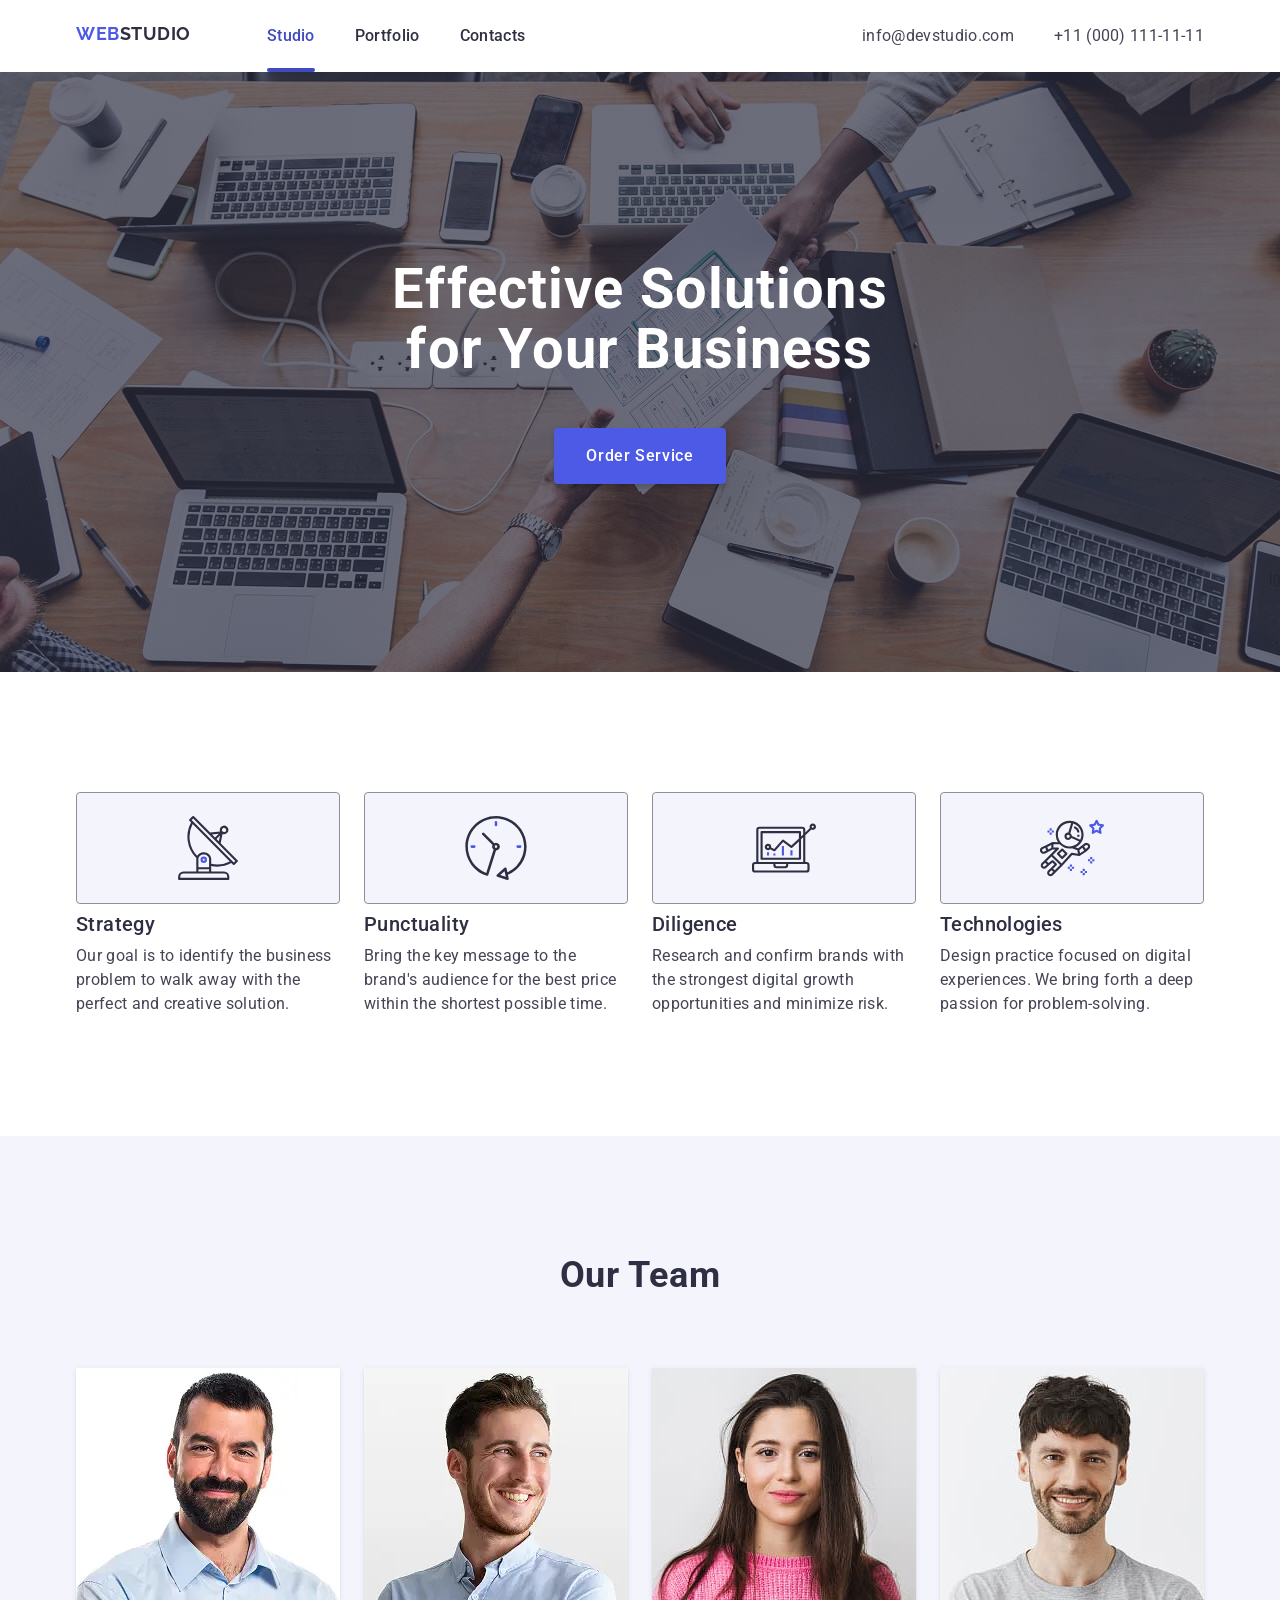
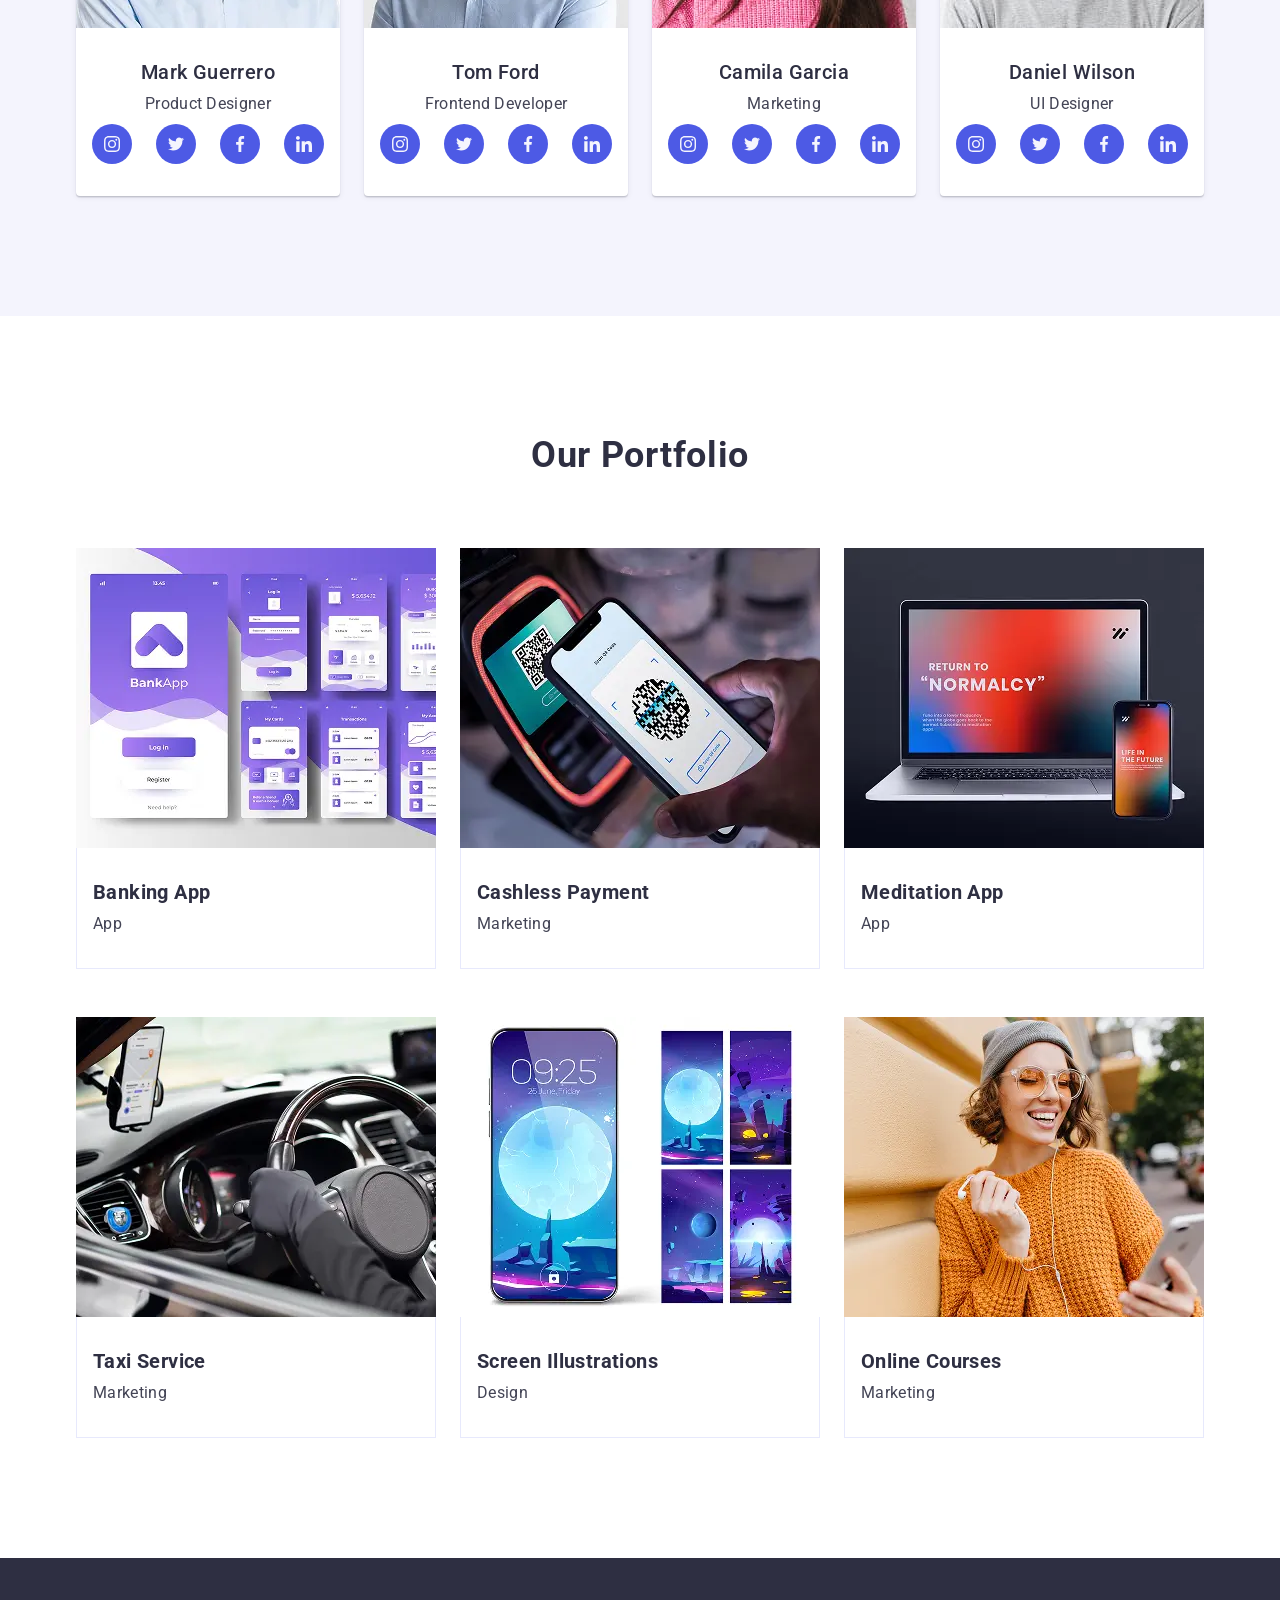
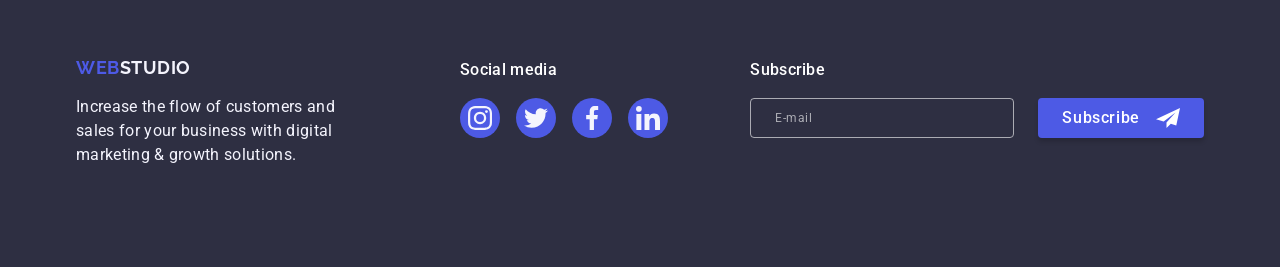
<file: index.html>
<!DOCTYPE html>
<html lang="en">
  <head>
    <meta charset="UTF-8" />
    <meta name="viewport" content="width=device-width, initial-scale=1.0" />
    <title>WebStudio</title>
    <link rel="icon" href="./images/favicon.ico" type="image/x-icon" />
    <link
      rel="stylesheet"
      href="https://cdnjs.cloudflare.com/ajax/libs/modern-normalize/3.0.1/modern-normalize.min.css"
      integrity="sha512-q6WgHqiHlKyOqslT/lgBgodhd03Wp4BEqKeW6nNtlOY4quzyG3VoQKFrieaCeSnuVseNKRGpGeDU3qPmabCANg=="
      crossorigin="anonymous"
      referrerpolicy="no-referrer"
    />
    <link rel="preconnect" href="https://fonts.googleapis.com" />
    <link rel="preconnect" href="https://fonts.gstatic.com" crossorigin />
    <link
      href="https://fonts.googleapis.com/css2?family=Raleway:wght@700&family=Roboto:wght@400;500;700&display=swap"
      rel="stylesheet"
    />
    <link rel="stylesheet" href="./css/styles.css" />
  </head>
  <body>
    <header class="header">
      <div class="container">
        <nav class="navigation">
          <!-- logo -->
          <a class="logo" href="./index.html"
            ><span class="logo-part">Web</span>studio</a
          >
          <!-- navigation -->
          <ul class="navigation-list">
            <li class="navigation-item">
              <a class="navigation-item-link current" href="">Studio</a>
            </li>
            <li class="navigation-item">
              <a class="navigation-item-link" href="">Portfolio</a>
            </li>
            <li class="navigation-item">
              <a class="navigation-item-link" href="">Contacts</a>
            </li>
          </ul>
        </nav>
        <!-- contacts -->
        <address class="contacts">
          <ul class="contacts-list">
            <li class="contacts-item">
              <a class="contacts-item-link" href="mailto:info@devstudio.com"
                >info@devstudio.com</a
              >
            </li>
            <li class="contacts-item">
              <a class="contacts-item-link" href="tel:+110001111111"
                >+11 (000) 111-11-11</a
              >
            </li>
          </ul>
        </address>
        <button class="menu-open-btn" type="button" data-menu-open>
          <svg class="open-btn-icon" width="18" height="16">
            <use href="./images/icons.svg#icon-hamburger"></use>
          </svg>
        </button>
        <div class="mob-menu" data-menu>
          <div class="mob-menu-list-wrap">
            <button class="menu-close-btn" type="button" data-menu-close>
              <svg class="close-btn-icon" width="8" height="8">
                <use href="./images/icons.svg#icon-close"></use>
              </svg>
            </button>
            <nav>
              <ul class="mob-menu-list">
                <li class="mob-menu-item">
                  <a class="mob-menu-item-link current" href="">Studio</a>
                </li>
                <li class="mob-menu-item">
                  <a class="mob-menu-item-link" href="">Portfolio</a>
                </li>
                <li class="mob-menu-item">
                  <a class="mob-menu-item-link" href="">Contacts</a>
                </li>
              </ul>
            </nav>
          </div>
          <div class="mob-menu-contacts-wrap">
            <address class="mob-menu-contacts">
              <ul class="mob-menu-contacts-list">
                <li class="mob-menu-contacts-item">
                  <a
                    class="mob-menu-contacts-item-link"
                    href="tel:+110001111111"
                    >+11 (000) 111-11-11</a
                  >
                </li>
                <li class="mob-menu-contacts-item">
                  <a
                    class="mob-menu-contacts-item-link"
                    href="mailto:info@devstudio.com"
                    >info@devstudio.com</a
                  >
                </li>
              </ul>
            </address>
            <ul class="mob-menu-soc-list">
              <li class="mob-menu-soc-item">
                <a
                  class="mob-menu-social-link"
                  href="https://www.instagram.com/"
                  target="_blank"
                >
                  <svg class="mob-menu-social-icon" width="24" height="24">
                    <use href="./images/icons.svg#icon-instagram"></use>
                  </svg>
                </a>
              </li>
              <li class="mob-menu-soc-item">
                <a
                  class="mob-menu-social-link"
                  href="https://x.com/"
                  target="_blank"
                  ><svg class="mob-menu-social-icon" width="24" height="24">
                    <use href="./images/icons.svg#icon-twitter"></use></svg
                ></a>
              </li>
              <li class="mob-menu-soc-item">
                <a
                  class="mob-menu-social-link"
                  href="https://www.facebook.com/"
                  target="_blank"
                  ><svg class="mob-menu-social-icon" width="24" height="24">
                    <use href="./images/icons.svg#icon-facebook"></use></svg
                ></a>
              </li>
              <li class="mob-menu-soc-item">
                <a
                  class="mob-menu-social-link"
                  href="https://www.linkedin.com/"
                  target="_blank"
                  ><svg class="mob-menu-social-icon" width="24" height="24">
                    <use href="./images/icons.svg#icon-linkedin"></use></svg
                ></a>
              </li>
            </ul>
          </div>
        </div>
      </div>
    </header>

    <main class="main">
      <section class="section hero-section">
        <div class="container">
          <h1 class="hero-title">Effective Solutions for Your Business</h1>
          <button class="button" type="button" data-modal-open>
            Order Service
          </button>
        </div>
      </section>

      <!-- description -->
      <section class="section description-section">
        <div class="container">
          <h2 class="description-title section-title hidden">Why us?</h2>
          <ul class="description-list">
            <li class="description-item">
              <div class="description-ico-wrap">
                <svg class="description-ico" width="64" height="64">
                  <use href="./images/icons.svg#icon-antenna"></use>
                </svg>
              </div>
              <h3 class="description-subtitle section-subtitle">Strategy</h3>
              <p class="description-item-text section-text">
                Our goal is to identify the business problem to walk away with
                the perfect and creative solution.
              </p>
            </li>
            <li class="description-item">
              <div class="description-ico-wrap">
                <svg class="description-ico" width="64" height="64">
                  <use href="./images/icons.svg#icon-clock"></use>
                </svg>
              </div>
              <h3 class="description-subtitle section-subtitle">Punctuality</h3>
              <p class="description-item-text section-text">
                Bring the key message to the brand's audience for the best price
                within the shortest possible time.
              </p>
            </li>
            <li class="description-item">
              <div class="description-ico-wrap">
                <svg class="description-ico" width="64" height="64">
                  <use href="./images/icons.svg#icon-diagram"></use>
                </svg>
              </div>
              <h3 class="description-subtitle section-subtitle">Diligence</h3>
              <p class="description-item-text section-text">
                Research and confirm brands with the strongest digital growth
                opportunities and minimize risk.
              </p>
            </li>
            <li class="description-item">
              <div class="description-ico-wrap">
                <svg class="description-ico" width="64" height="64">
                  <use href="./images/icons.svg#icon-astronaut"></use>
                </svg>
              </div>
              <h3 class="description-subtitle section-subtitle">
                Technologies
              </h3>
              <p class="description-item-text section-text">
                Design practice focused on digital experiences. We bring forth a
                deep passion for problem-solving.
              </p>
            </li>
          </ul>
        </div>
      </section>

      <!-- team -->
      <section class="section team-section">
        <div class="container">
          <h2 class="team-title section-title">Our Team</h2>
          <ul class="team-list">
            <li class="team-item">
              <picture>
                <source
                  srcset="
                    ./images/team-1-desctop.webp    1x,
                    ./images/team-1-desctop@2x.webp 2x,
                    ./images/team-1-desctop.jpg     1x,
                    ./images/team-1-desctop@2x.jpg  2x
                  "
                  media="(min-width:1158px)"
                />
                <source
                  srcset="
                    ./images/team-1-tab.webp    1x,
                    ./images/team-1-tab@2x.webp 2x,
                    ./images/team-1-tab.jpg     1x,
                    ./images/team-1-tab@2x.jpg  2x
                  "
                  media="(min-width:768px)"
                />
                <source
                  srcset="
                    ./images/team-1-mob.webp    1x,
                    ./images/team-1-mob@2x.webp 2x,
                    ./images/team-1-mob.jpg     1x,
                    ./images/team-1-mob@2x.jpg  2x
                  "
                  media="(max-width:767px)"
                />
                <img
                  src="./images/team-1-desctop.jpg"
                  alt="Mark Guerrero"
                  width="264"
                  class="team-image"
                />
              </picture>
              <div class="team-item-content">
                <h3 class="team-subtitle section-subtitle">Mark Guerrero</h3>
                <p class="team-role section-text">Product Designer</p>
                <ul class="team-soc-list">
                  <li class="team-soc-item">
                    <a
                      class="social-link"
                      href="https://www.instagram.com/"
                      target="_blank"
                    >
                      <svg class="social-icon" width="16" height="16">
                        <use href="./images/icons.svg#icon-instagram"></use>
                      </svg>
                    </a>
                  </li>
                  <li class="team-soc-item">
                    <a class="social-link" href="https://x.com/" target="_blank"
                      ><svg class="social-icon" width="16" height="16">
                        <use href="./images/icons.svg#icon-twitter"></use></svg
                    ></a>
                  </li>
                  <li class="team-soc-item">
                    <a
                      class="social-link"
                      href="https://www.facebook.com/"
                      target="_blank"
                      ><svg class="social-icon" width="16" height="16">
                        <use href="./images/icons.svg#icon-facebook"></use></svg
                    ></a>
                  </li>
                  <li class="team-soc-item">
                    <a
                      class="social-link"
                      href="https://www.linkedin.com/"
                      target="_blank"
                      ><svg class="social-icon" width="16" height="16">
                        <use href="./images/icons.svg#icon-linkedin"></use></svg
                    ></a>
                  </li>
                </ul>
              </div>
            </li>
            <li class="team-item">
              <picture>
                <source
                  srcset="
                    ./images/team-2-desctop.webp    1x,
                    ./images/team-2-desctop@2x.webp 2x,
                    ./images/team-2-desctop.jpg     1x,
                    ./images/team-2-desctop@2x.jpg  2x
                  "
                  media="(min-width:1158px)"
                />
                <source
                  srcset="
                    ./images/team-2-tab.webp    1x,
                    ./images/team-2-tab@2x.webp 2x,
                    ./images/team-2-tab.jpg     1x,
                    ./images/team-2-tab@2x.jpg  2x
                  "
                  media="(min-width:768px)"
                />
                <source
                  srcset="
                    ./images/team-2-mob.webp    1x,
                    ./images/team-2-mob@2x.webp 2x,
                    ./images/team-2-mob.jpg     1x,
                    ./images/team-2-mob@2x.jpg  2x
                  "
                  media="(max-width:767px)"
                />
                <img
                  class="team-image"
                  src="./images/team-2-desctop.jpg"
                  alt="Tom Ford"
                  width="264"
                />
              </picture>
              <div class="team-item-content">
                <h3 class="team-subtitle section-subtitle">Tom Ford</h3>
                <p class="team-role section-text">Frontend Developer</p>
                <ul class="team-soc-list">
                  <li class="team-soc-item">
                    <a
                      class="social-link"
                      href="https://www.instagram.com/"
                      target="_blank"
                    >
                      <svg class="social-icon" width="16" height="16">
                        <use href="./images/icons.svg#icon-instagram"></use>
                      </svg>
                    </a>
                  </li>
                  <li class="team-soc-item">
                    <a class="social-link" href="https://x.com/" target="_blank"
                      ><svg class="social-icon" width="16" height="16">
                        <use href="./images/icons.svg#icon-twitter"></use></svg
                    ></a>
                  </li>
                  <li class="team-soc-item">
                    <a
                      class="social-link"
                      href="https://www.facebook.com/"
                      target="_blank"
                      ><svg class="social-icon" width="16" height="16">
                        <use href="./images/icons.svg#icon-facebook"></use></svg
                    ></a>
                  </li>
                  <li class="team-soc-item">
                    <a
                      class="social-link"
                      href="https://www.linkedin.com/"
                      target="_blank"
                      ><svg class="social-icon" width="16" height="16">
                        <use href="./images/icons.svg#icon-linkedin"></use></svg
                    ></a>
                  </li>
                </ul>
              </div>
            </li>
            <li class="team-item">
              <picture>
                <source
                  srcset="
                    ./images/team-3-desctop@2x.webp 2x,
                    ./images/team-3-desctop.jpg     1x,
                    ./images/team-3-desctop@2x.jpg  2x
                    ./images/team-3-desctop.webp    1x,
                  "
                  media="(min-width:1158px)"
                />
                <source
                  srcset="
                    ./images/team-3-tab.webp    1x,
                    ./images/team-3-tab@2x.webp 2x,
                    ./images/team-3-tab.jpg     1x,
                    ./images/team-3-tab@2x.jpg  2x
                  "
                  media="(min-width:768px)"
                />
                <source
                  srcset="
                    ./images/team-3-mob.webp    1x,
                    ./images/team-3-mob@2x.webp 2x,
                    ./images/team-3-mob.jpg     1x,
                    ./images/team-3-mob@2x.jpg  2x
                  "
                  media="(max-width:767px)"
                />
                <img
                  class="team-image"
                  src="./images/team-3-desctop.jpg"
                  alt="Camila Garcia"
                  width="264"
                />
              </picture>
              <div class="team-item-content">
                <h3 class="team-subtitle section-subtitle">Camila Garcia</h3>
                <p class="team-role section-text">Marketing</p>
                <ul class="team-soc-list">
                  <li class="team-soc-item">
                    <a
                      class="social-link"
                      href="https://www.instagram.com/"
                      target="_blank"
                    >
                      <svg class="social-icon" width="16" height="16">
                        <use href="./images/icons.svg#icon-instagram"></use>
                      </svg>
                    </a>
                  </li>
                  <li class="team-soc-item">
                    <a class="social-link" href="https://x.com/" target="_blank"
                      ><svg class="social-icon" width="16" height="16">
                        <use href="./images/icons.svg#icon-twitter"></use></svg
                    ></a>
                  </li>
                  <li class="team-soc-item">
                    <a
                      class="social-link"
                      href="https://www.facebook.com/"
                      target="_blank"
                      ><svg class="social-icon" width="16" height="16">
                        <use href="./images/icons.svg#icon-facebook"></use></svg
                    ></a>
                  </li>
                  <li class="team-soc-item">
                    <a
                      class="social-link"
                      href="https://www.linkedin.com/"
                      target="_blank"
                      ><svg class="social-icon" width="16" height="16">
                        <use href="./images/icons.svg#icon-linkedin"></use></svg
                    ></a>
                  </li>
                </ul>
              </div>
            </li>
            <li class="team-item">
              <picture>
                <source
                  srcset="
                    ./images/team-4-desctop@2x.webp 2x,
                    ./images/team-4-desctop.jpg     1x,
                    ./images/team-4-desctop@2x.jpg  2x
                    ./images/team-4-desctop.webp    1x,
                  "
                  media="(min-width:1158px)"
                />
                <source
                  srcset="
                    ./images/team-4-tab.webp    1x,
                    ./images/team-4-tab@2x.webp 2x,
                    ./images/team-4-tab.jpg     1x,
                    ./images/team-4-tab@2x.jpg  2x
                  "
                  media="(min-width:768px)"
                />
                <source
                  srcset="
                    ./images/team-4-mob.webp    1x,
                    ./images/team-4-mob@2x.webp 2x,
                    ./images/team-4-mob.jpg     1x,
                    ./images/team-4-mob@2x.jpg  2x
                  "
                  media="(max-width:767px)"
                />
                <img
                  class="team-image"
                  src="./images/team-4-desctop.jpg"
                  alt="Daniel Wilson"
                  width="264"
                />
              </picture>
              <div class="team-item-content">
                <h3 class="team-subtitle section-subtitle">Daniel Wilson</h3>
                <p class="team-role section-text">UI Designer</p>
                <ul class="team-soc-list">
                  <li class="team-soc-item">
                    <a
                      class="social-link"
                      href="https://www.instagram.com/"
                      target="_blank"
                    >
                      <svg class="social-icon" width="16" height="16">
                        <use href="./images/icons.svg#icon-instagram"></use>
                      </svg>
                    </a>
                  </li>
                  <li class="team-soc-item">
                    <a class="social-link" href="https://x.com/" target="_blank"
                      ><svg class="social-icon" width="16" height="16">
                        <use href="./images/icons.svg#icon-twitter"></use></svg
                    ></a>
                  </li>
                  <li class="team-soc-item">
                    <a
                      class="social-link"
                      href="https://www.facebook.com/"
                      target="_blank"
                      ><svg class="social-icon" width="16" height="16">
                        <use href="./images/icons.svg#icon-facebook"></use></svg
                    ></a>
                  </li>
                  <li class="team-soc-item">
                    <a
                      class="social-link"
                      href="https://www.linkedin.com/"
                      target="_blank"
                      ><svg class="social-icon" width="16" height="16">
                        <use href="./images/icons.svg#icon-linkedin"></use></svg
                    ></a>
                  </li>
                </ul>
              </div>
            </li>
          </ul>
        </div>
      </section>

      <!-- portfolio -->
      <section class="section portfolio-section">
        <div class="container">
          <h2 class="portfolio-title section-title">Our Portfolio</h2>

          <ul class="portfolio-list">
            <li class="portfolio-item">
              <div class="portfolio-image-wrap">
                <picture>
                  <source
                    srcset="
                      ./images/portfolio-1-desctop.webp    1x,
                      ./images/portfolio-1-desctop@2x.webp 2x,
                      ./images/portfolio-1-desctop.jpg     1x,
                      ./images/portfolio-1-desctop@2x.jpg  2x
                    "
                    media="(min-width:1158px)"
                  />
                  <source
                    srcset="
                      ./images/portfolio-1-tab.webp    1x,
                      ./images/portfolio-1-tab@2x.webp 2x,
                      ./images/portfolio-1-tab.jpg     1x,
                      ./images/portfolio-1-tab@2x.jpg  2x
                    "
                    media="(min-width:768px)"
                  />
                  <source
                    srcset="
                      ./images/portfolio-1-mob.webp    1x,
                      ./images/portfolio-1-mob@2x.webp 2x,
                      ./images/portfolio-1-mob.jpg     1x,
                      ./images/portfolio-1-mob@2x.jpg  2x
                    "
                    media="(max-width:767px)"
                  />
                  <img
                    class="portfolio-image"
                    src="./images/portfolio-1-desctop.jpg"
                    alt="UI design of a banking app with multiple screens"
                    width="360"
                  />
                </picture>
                <p class="portfolio-image-text">
                  14 Stylish and User-Friendly App Design Concepts · Task
                  Manager App · Calorie Tracker App · Exotic Fruit Ecommerce App
                  · Cloud Storage App
                </p>
              </div>
              <div class="portfolio-item-content">
                <h3 class="portfolio-subtitle section-subtitle">Banking App</h3>
                <p class="portfolio-category section-text">App</p>
              </div>
            </li>
            <li class="portfolio-item">
              <div class="portfolio-image-wrap">
                <picture>
                  <source
                    srcset="
                      ./images/portfolio-2-desctop.webp    1x,
                      ./images/portfolio-2-desctop@2x.webp 2x,
                      ./images/portfolio-2-desctop.jpg     1x,
                      ./images/portfolio-2-desctop@2x.jpg  2x
                    "
                    media="(min-width:1158px)"
                  />
                  <source
                    srcset="
                      ./images/portfolio-2-tab.webp    1x,
                      ./images/portfolio-2-tab@2x.webp 2x,
                      ./images/portfolio-2-tab.jpg     1x,
                      ./images/portfolio-2-tab@2x.jpg  2x
                    "
                    media="(min-width:768px)"
                  />
                  <source
                    srcset="
                      ./images/portfolio-2-mob.webp    1x,
                      ./images/portfolio-2-mob@2x.webp 2x,
                      ./images/portfolio-2-mob.jpg     1x,
                      ./images/portfolio-2-mob@2x.jpg  2x
                    "
                    media="(max-width:767px)"
                  />
                  <img
                    class="portfolio-image"
                    src="./images/portfolio-2-desctop.jpg"
                    alt="Person scanning a QR code for payment"
                    width="360"
                  />
                </picture>
                <p class="portfolio-image-text">
                  14 Stylish and User-Friendly App Design Concepts · Task
                  Manager App · Calorie Tracker App · Exotic Fruit Ecommerce App
                  · Cloud Storage App
                </p>
              </div>
              <div class="portfolio-item-content">
                <h3 class="portfolio-subtitle section-subtitle">
                  Cashless Payment
                </h3>
                <p class="portfolio-category section-text">Marketing</p>
              </div>
            </li>
            <li class="portfolio-item">
              <div class="portfolio-image-wrap">
                <picture>
                  <source
                    srcset="
                      ./images/portfolio-3-desctop.webp    1x,
                      ./images/portfolio-3-desctop@2x.webp 2x,
                      ./images/portfolio-3-desctop.jpg     1x,
                      ./images/portfolio-3-desctop@2x.jpg  2x
                    "
                    media="(min-width:1158px)"
                  />
                  <source
                    srcset="
                      ./images/portfolio-3-tab.webp    1x,
                      ./images/portfolio-3-tab@2x.webp 2x,
                      ./images/portfolio-3-tab.jpg     1x,
                      ./images/portfolio-3-tab@2x.jpg  2x
                    "
                    media="(min-width:768px)"
                  />
                  <source
                    srcset="
                      ./images/portfolio-3-mob.webp    1x,
                      ./images/portfolio-3-mob@2x.webp 2x,
                      ./images/portfolio-3-mob.jpg     1x,
                      ./images/portfolio-3-mob@2x.jpg  2x
                    "
                    media="(max-width:767px)"
                  />
                  <img
                    class="portfolio-image"
                    src="./images/portfolio-3-desctop.jpg"
                    alt="Laptop and phone showing a meditation app"
                    width="360"
                  />
                </picture>
                <p class="portfolio-image-text">
                  14 Stylish and User-Friendly App Design Concepts · Task
                  Manager App · Calorie Tracker App · Exotic Fruit Ecommerce App
                  · Cloud Storage App
                </p>
              </div>
              <div class="portfolio-item-content">
                <h3 class="portfolio-subtitle section-subtitle">
                  Meditation App
                </h3>
                <p class="portfolio-category section-text">App</p>
              </div>
            </li>
            <li class="portfolio-item">
              <div class="portfolio-image-wrap">
                <picture>
                  <source
                    srcset="
                      ./images/portfolio-4-desctop.webp    1x,
                      ./images/portfolio-4-desctop@2x.webp 2x,
                      ./images/portfolio-4-desctop.jpg     1x,
                      ./images/portfolio-4-desctop@2x.jpg  2x
                    "
                    media="(min-width:1158px)"
                  />
                  <source
                    srcset="
                      ./images/portfolio-4-tab.webp    1x,
                      ./images/portfolio-4-tab@2x.webp 2x,
                      ./images/portfolio-4-tab.jpg     1x,
                      ./images/portfolio-4-tab@2x.jpg  2x
                    "
                    media="(min-width:768px)"
                  />
                  <source
                    srcset="
                      ./images/portfolio-4-mob.webp    1x,
                      ./images/portfolio-4-mob@2x.webp 2x,
                      ./images/portfolio-4-mob.jpg     1x,
                      ./images/portfolio-4-mob@2x.jpg  2x
                    "
                    media="(max-width:767px)"
                  />
                  <img
                    class="portfolio-image"
                    src="./images/portfolio-4.jpg"
                    alt="Driver using a taxi service app in a car"
                    width="360"
                  />
                </picture>
                <p class="portfolio-image-text">
                  14 Stylish and User-Friendly App Design Concepts · Task
                  Manager App · Calorie Tracker App · Exotic Fruit Ecommerce App
                  · Cloud Storage App
                </p>
              </div>
              <div class="portfolio-item-content">
                <h3 class="portfolio-subtitle section-subtitle">
                  Taxi Service
                </h3>
                <p class="portfolio-category section-text">Marketing</p>
              </div>
            </li>
            <li class="portfolio-item">
              <div class="portfolio-image-wrap">
                <picture>
                  <source
                    srcset="
                      ./images/portfolio-5-desctop.webp    1x,
                      ./images/portfolio-5-desctop@2x.webp 2x,
                      ./images/portfolio-5-desctop.jpg     1x,
                      ./images/portfolio-5-desctop@2x.jpg  2x
                    "
                    media="(min-width:1158px)"
                  />
                  <source
                    srcset="
                      ./images/portfolio-5-tab.webp    1x,
                      ./images/portfolio-5-tab@2x.webp 2x,
                      ./images/portfolio-5-tab.jpg     1x,
                      ./images/portfolio-5-tab@2x.jpg  2x
                    "
                    media="(min-width:768px)"
                  />
                  <source
                    srcset="
                      ./images/portfolio-5-mob.webp    1x,
                      ./images/portfolio-5-mob@2x.webp 2x,
                      ./images/portfolio-5-mob.jpg     1x,
                      ./images/portfolio-5-mob@2x.jpg  2x
                    "
                    media="(max-width:767px)"
                  />
                  <img
                    class="portfolio-image"
                    src="./images/portfolio-5-desctop.jpg"
                    alt="Futuristic mobile screen designs"
                    width="360"
                    height="300"
                  />
                </picture>
                <p class="portfolio-image-text">
                  14 Stylish and User-Friendly App Design Concepts · Task
                  Manager App · Calorie Tracker App · Exotic Fruit Ecommerce App
                  · Cloud Storage App
                </p>
              </div>
              <div class="portfolio-item-content">
                <h3 class="portfolio-subtitle section-subtitle">
                  Screen Illustrations
                </h3>
                <p class="portfolio-category section-text">Design</p>
              </div>
            </li>
            <li class="portfolio-item">
              <div class="portfolio-image-wrap">
                <picture>
                  <source
                    srcset="
                      ./images/portfolio-6-desctop.webp    1x,
                      ./images/portfolio-6-desctop@2x.webp 2x,
                      ./images/portfolio-6-desctop.jpg     1x,
                      ./images/portfolio-6-desctop@2x.jpg  2x
                    "
                    media="(min-width:1158px)"
                  />
                  <source
                    srcset="
                      ./images/portfolio-6-tab.webp    1x,
                      ./images/portfolio-6-tab@2x.webp 2x,
                      ./images/portfolio-6-tab.jpg     1x,
                      ./images/portfolio-6-tab@2x.jpg  2x
                    "
                    media="(min-width:768px)"
                  />
                  <source
                    srcset="
                      ./images/portfolio-6-mob.webp    1x,
                      ./images/portfolio-6-mob@2x.webp 2x,
                      ./images/portfolio-6-mob.jpg     1x,
                      ./images/portfolio-6-mob@2x.jpg  2x
                    "
                    media="(max-width:767px)"
                  />
                  <img
                    class="portfolio-image"
                    src="./images/portfolio-6-desctop.jpg"
                    alt="Smiling woman using a smartphone"
                    width="360"
                  />
                </picture>
                <p class="portfolio-image-text">
                  14 Stylish and User-Friendly App Design Concepts · Task
                  Manager App · Calorie Tracker App · Exotic Fruit Ecommerce App
                  · Cloud Storage App
                </p>
              </div>
              <div class="portfolio-item-content">
                <h3 class="portfolio-subtitle section-subtitle">
                  Online Courses
                </h3>
                <p class="portfolio-category section-text">Marketing</p>
              </div>
            </li>
          </ul>
        </div>
      </section>
    </main>

    <footer class="footer">
      <div class="container">
        <div class="footer-container">
          <a class="footer-logo" href="/"
            ><span class="logo-part">Web</span>studio</a
          >
          <p class="footer-text section-text">
            Increase the flow of customers and sales for your business with
            digital marketing & growth solutions.
          </p>
        </div>
        <div class="footer-link-container">
          <p class="footer-header">Social media</p>
          <ul class="footer-soc-list">
            <li class="footer-soc-item">
              <a
                class="social-link footer-link"
                href="https://www.instagram.com/"
                target="_blank"
              >
                <svg class="social-icon" width="24" height="24">
                  <use href="./images/icons.svg#icon-instagram"></use>
                </svg>
              </a>
            </li>
            <li class="footer-soc-item">
              <a
                class="social-link footer-link"
                href="https://x.com/"
                target="_blank"
                ><svg class="social-icon" width="24" height="24">
                  <use href="./images/icons.svg#icon-twitter"></use></svg
              ></a>
            </li>
            <li class="footer-soc-item">
              <a
                class="social-link footer-link"
                href="https://www.facebook.com/"
                target="_blank"
                ><svg class="social-icon" width="24" height="24">
                  <use href="./images/icons.svg#icon-facebook"></use></svg
              ></a>
            </li>
            <li class="footer-soc-item">
              <a
                class="social-link footer-link"
                href="https://www.linkedin.com/"
                target="_blank"
                ><svg class="social-icon" width="24" height="24">
                  <use href="./images/icons.svg#icon-linkedin"></use></svg
              ></a>
            </li>
          </ul>
        </div>
        <div class="footer-form-container">
          <p class="footer-header footer-form-header">Subscribe</p>
          <form class="footer-form">
            <label
              ><input
                class="footer-input"
                type="email"
                name="footer-email"
                id="footer-email"
                placeholder="E-mail"
            /></label>
            <button class="button footer-btn" type="submit">
              Subscribe
              <svg class="footer-btn-icon" width="24" height="24">
                <use href="./images/icons.svg#icon-plane"></use>
              </svg>
            </button>
          </form>
        </div>
      </div>
    </footer>

    <div class="modal-backdrop" data-modal>
      <div class="modal" tabindex="-1">
        <button class="close-btn" data-modal-close>
          <svg class="close-btn-icon" width="8" height="8">
            <use href="./images/icons.svg#icon-close"></use>
          </svg>
        </button>
        <form class="modal-form">
          <p class="form-title">
            Leave your contacts and we will call you back
          </p>
          <div class="form-field">
            <label for="user-name">Name</label>
            <div class="input-wrap">
              <input
                class="form-input"
                name="user-name"
                type="text"
                id="user-name"
              />
              <svg class="form-icon" width="18" height="18">
                <use href="./images/icons.svg#icon-person"></use>
              </svg>
            </div>
          </div>
          <div class="form-field">
            <label for="user-tel">Phone</label>
            <div class="input-wrap">
              <input
                class="form-input"
                name="user-tel"
                type="tel"
                id="user-tel"
              />
              <svg class="form-icon" width="18" height="24">
                <use href="./images/icons.svg#icon-phone"></use>
              </svg>
            </div>
          </div>
          <div class="form-field">
            <label for="user-email">Email</label>
            <div class="input-wrap">
              <input
                class="form-input"
                name="user-email"
                type="email"
                id="user-email"
              />
              <svg class="form-icon" width="18" height="24">
                <use href="./images/icons.svg#icon-email"></use>
              </svg>
            </div>
          </div>
          <div class="form-field">
            <label for="user-text">Comment</label>
            <textarea
              class="modal-textarea"
              name="user-text"
              id="user-text"
              placeholder="Text input"
            ></textarea>
          </div>
          <div class="check-field">
            <input
              class="modal-check hidden"
              type="checkbox"
              name="policy"
              id="policy"
              value="true"
            />
            <label class="modal-check-text" for="policy"
              ><span class="modal-checkbox"
                ><svg class="icon-check" width="10" height="8">
                  <use href="./images/icons.svg#icon-check"></use></svg
              ></span>
              <span>
                I accept the terms and conditions of the
                <a
                  class="policy-link"
                  href="https://goit.global/ua/privacy-policy/"
                  >Privacy Policy</a
                >
              </span>
            </label>
          </div>
          <button class="modal-btn button" type="submit">Send</button>
        </form>
      </div>
    </div>
    <script src="./js/modal.js"></script>
    <script src="./js/mob-menu.js"></script>
  </body>
</html>
</file>
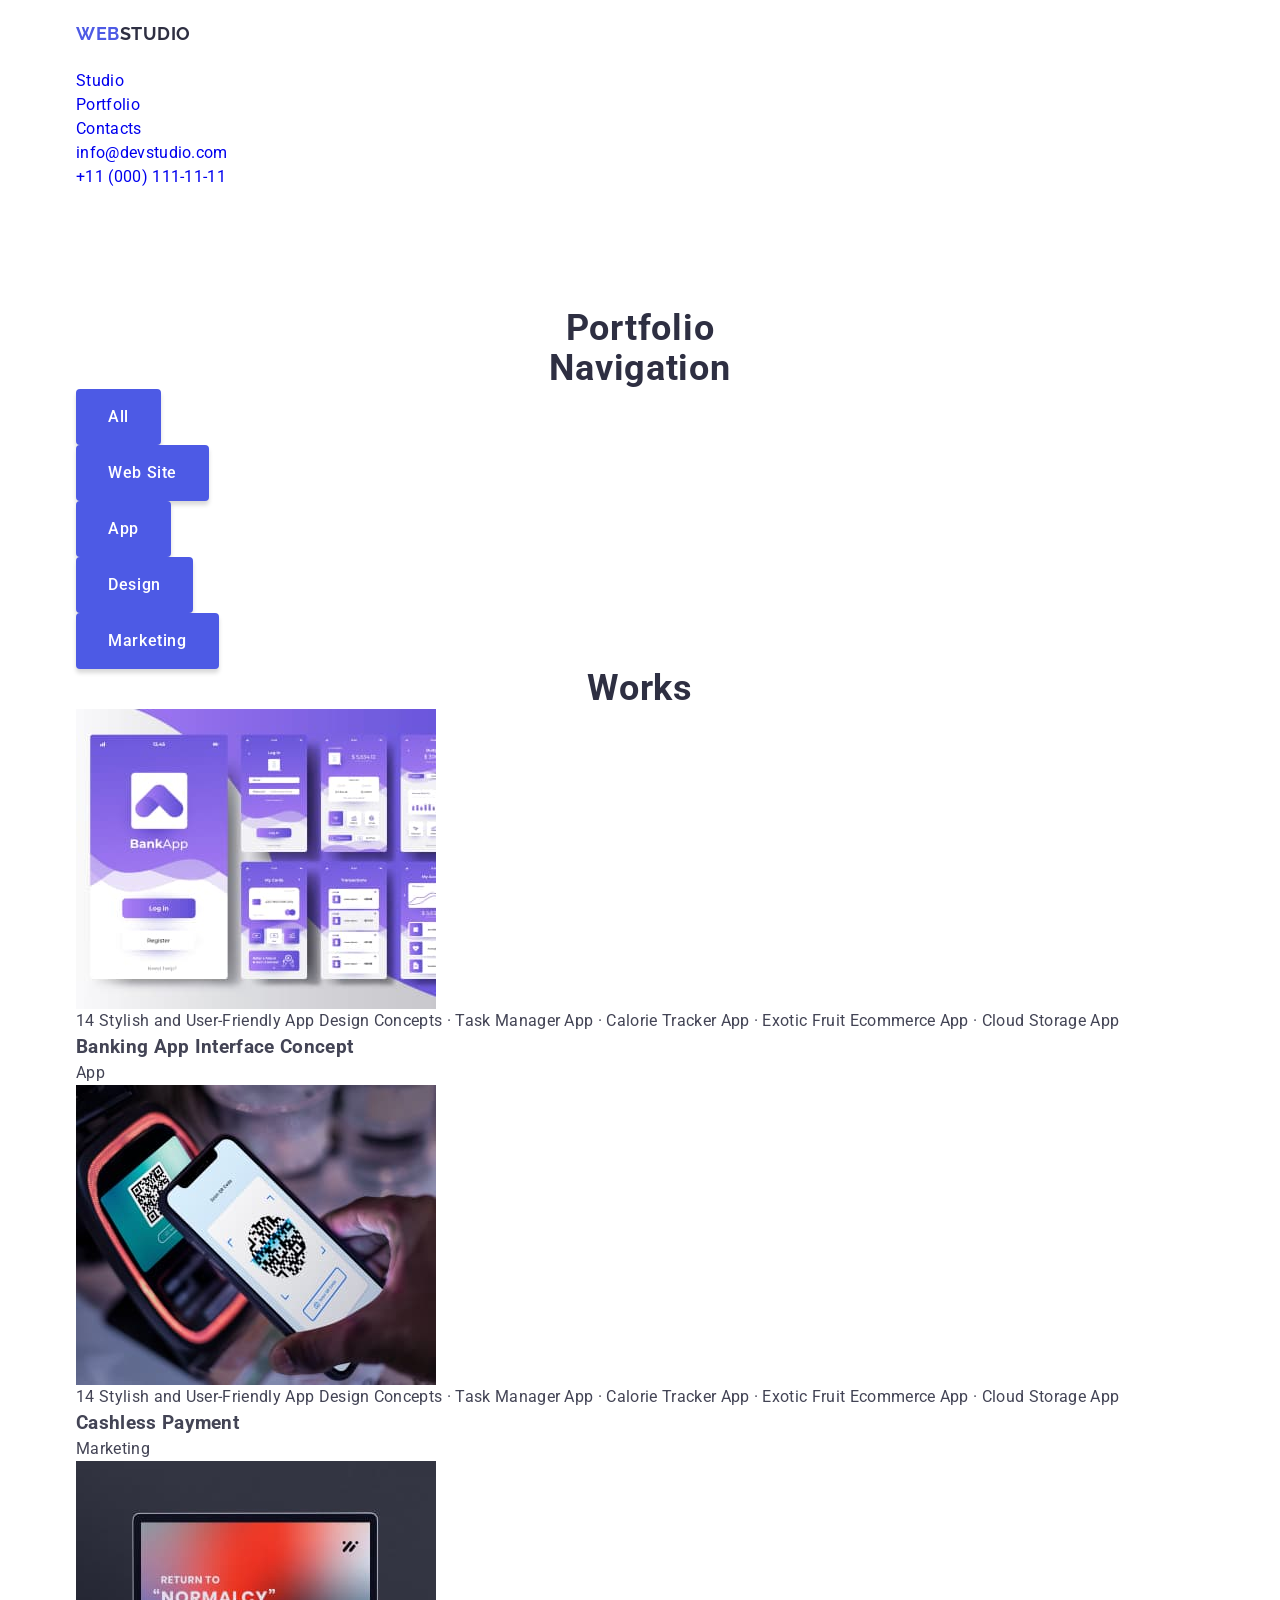
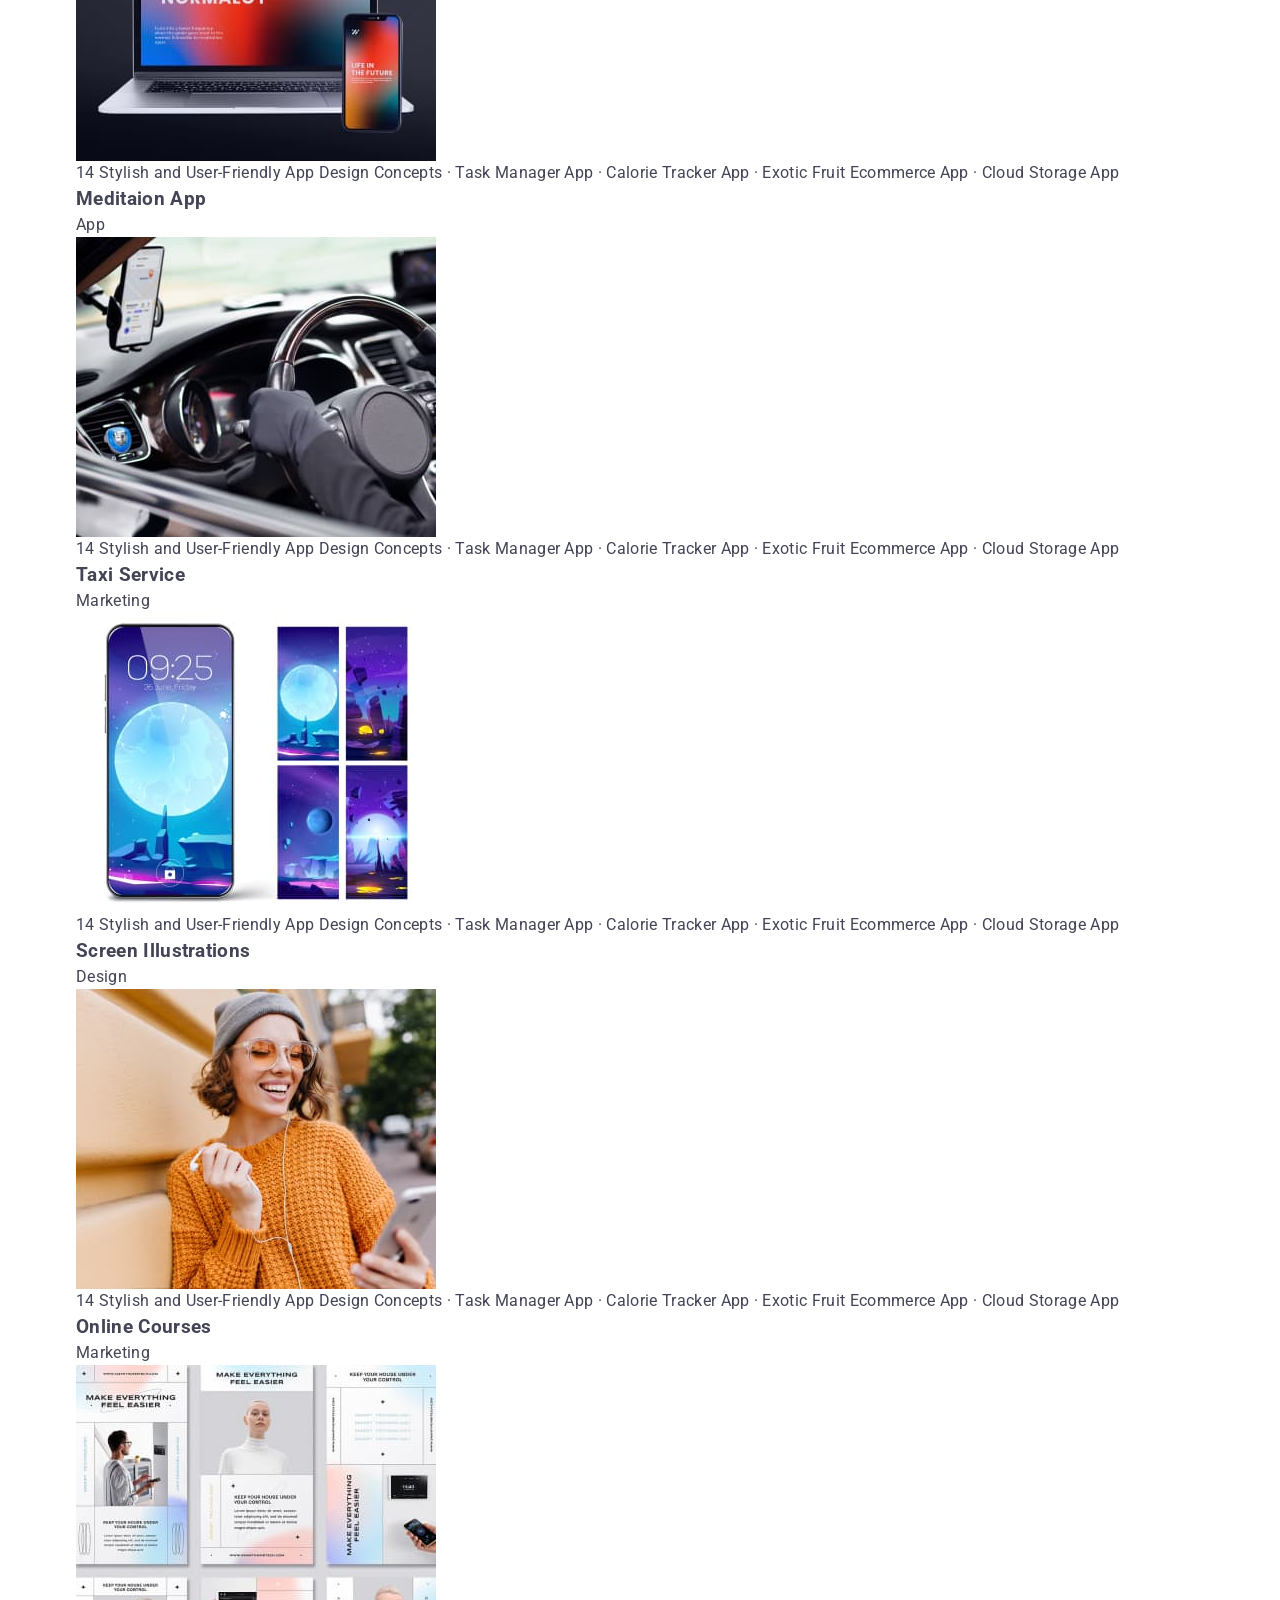
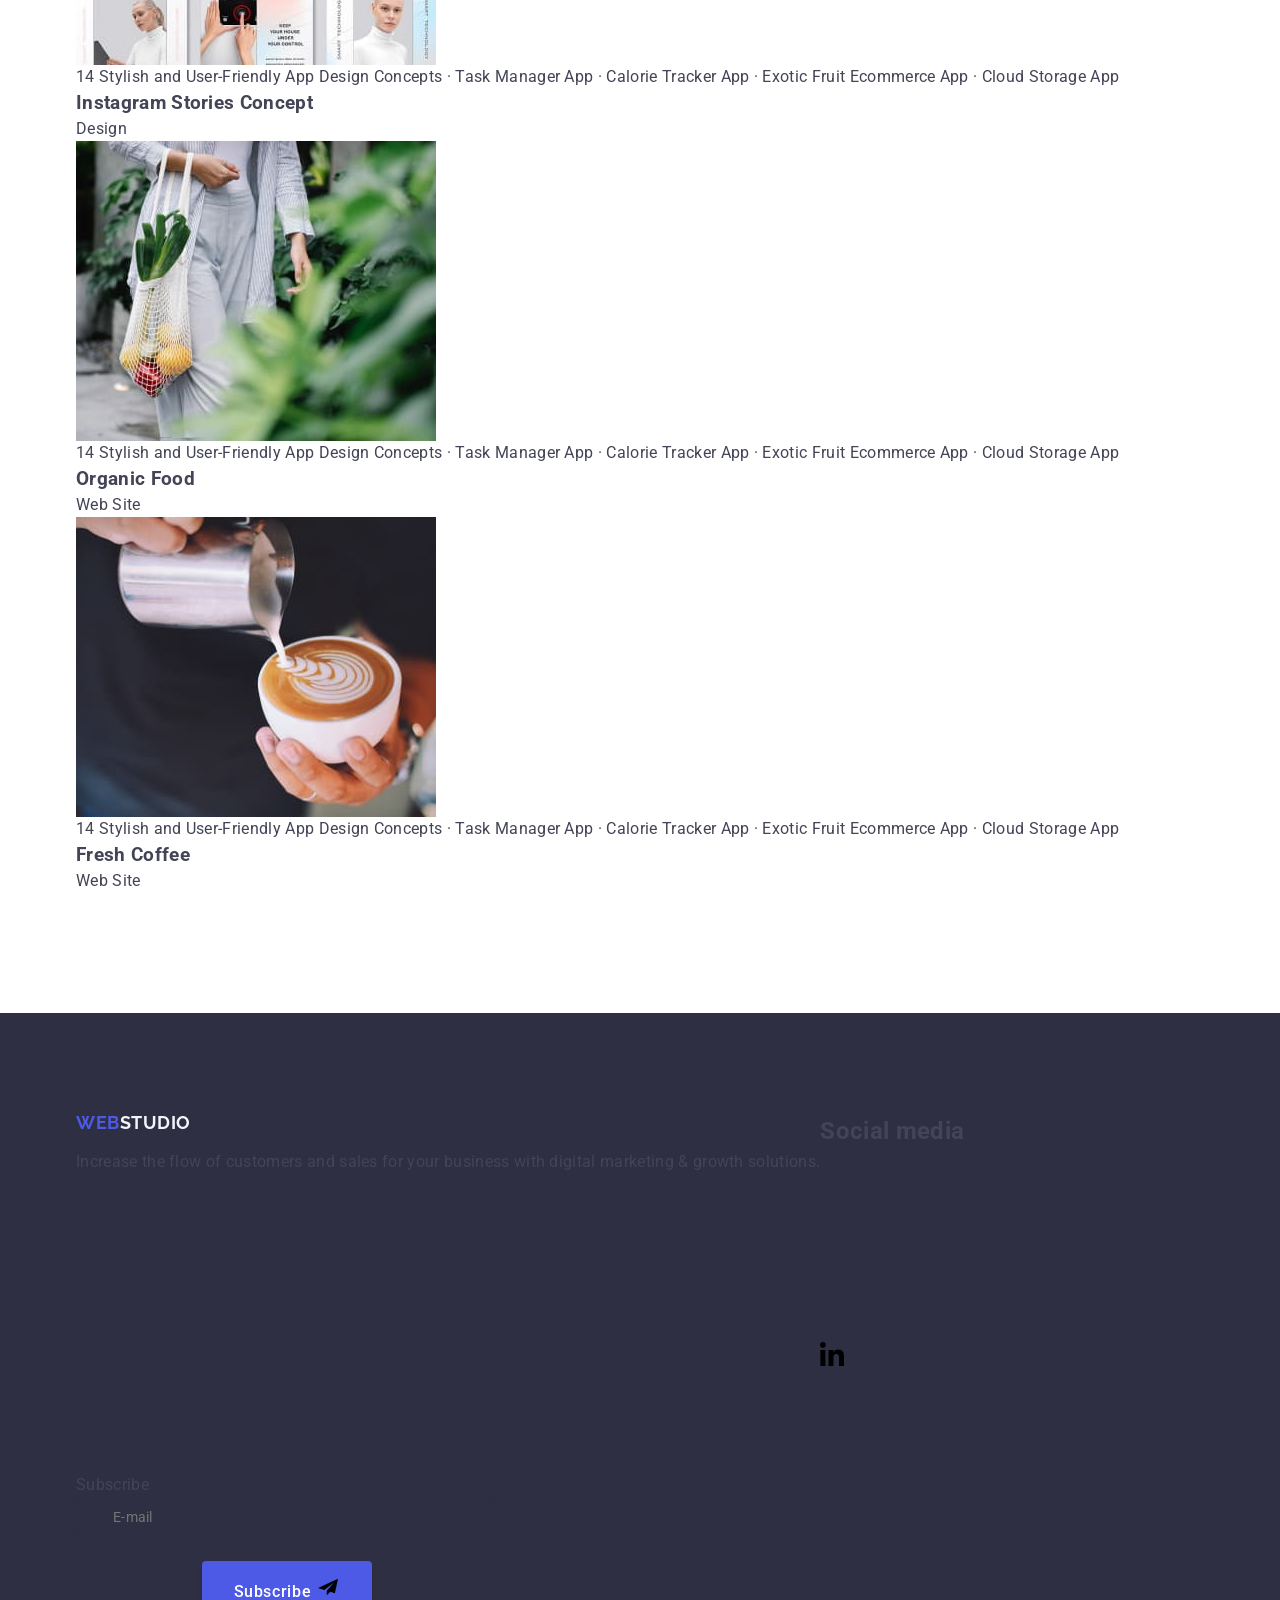
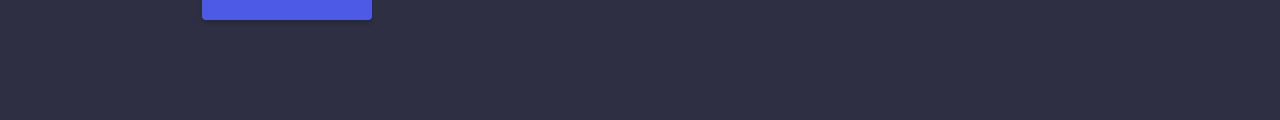
<file: portfoilo.html>
<!DOCTYPE html>
<html lang="en">
  <head>
    <meta charset="UTF-8" />
    <meta http-equiv="X-UA-Compatible" content="IE=edge" />
    <meta name="viewport" content="width=device-width, initial-scale=1.0" />
    <title>Document</title>
    <link rel="preconnect" href="https://fonts.googleapis.com" />
    <link rel="preconnect" href="https://fonts.gstatic.com" crossorigin />
    <link
      href="https://fonts.googleapis.com/css2?family=Raleway:wght@800&family=Roboto:wght@400;500;700;900&display=swap"
      rel="stylesheet"
    />
    <link
      rel="stylesheet"
      href="https://cdnjs.cloudflare.com/ajax/libs/modern-normalize/1.1.0/modern-normalize.min.css"
    />
    <link rel="stylesheet" href="css/styles.css" />
  </head>
  <body>
    <header class="page-header">
      <div class="container main-nav">
        <nav class="main-nav">
          <!--Logo-->
          <a class="logo" href="./index.html">
            <span class="logo-part">Web</span>studio
          </a>
          <!--Navigation-->
          <ul class="site-nav list">
            <li class="item"><a href="./index.html" class="link">Studio</a></li>
            <li class="item">
              <a href="./portfoilo.html" class="link current">Portfolio</a>
            </li>
            <li class="item"><a href="/" class="link">Contacts</a></li>
          </ul>
        </nav>
        <!--Contacts-->
        <ul class="contacts list">
          <li class="item">
            <a href="mailto:info@devstudio.com" class="contacts-link"
              >info@devstudio.com</a
            >
          </li>
          <li class="item">
            <a href="tel:+110001111111" class="contacts-link"
              >+11 (000) 111-11-11</a
            >
          </li>
        </ul>
      </div>
    </header>

    <main>
      <section class="section toppadding">
        <div class="container">
          <h1 class="section-title secret-name">Portfolio</h1>
          <!--Filter-->
          <h2 class="section-title secret-name">Navigation</h2>
          <ul class="filter list">
            <li class="item">
              <button class="button secondary" type="button">All</button>
            </li>
            <li class="item">
              <button class="button secondary" type="button">Web Site</button>
            </li>
            <li class="item">
              <button class="button secondary" type="button">App</button>
            </li>
            <li class="item">
              <button class="button secondary" type="button">Design</button>
            </li>
            <li class="item">
              <button class="button secondary" type="button">Marketing</button>
            </li>
          </ul>
          <!-- Work Illustrations -->
          <h2 class="section-title secret-name">Works</h2>
          <ul class="work-list list">
            <li class="item">
              <div class="work-thumb">
                <img
                  class="image"
                  src="./images/banking_app.jpg"
                  alt="Interface of banking app"
                  width="360"
                  height="300"
                />
                <div class="work-overlay">
                  <div class="work-descr">
                    <p>
                      14 Stylish and User-Friendly App Design Concepts · Task
                      Manager App · Calorie Tracker App · Exotic Fruit Ecommerce
                      App · Cloud Storage App
                    </p>
                  </div>
                </div>
              </div>
              <div class="work-content">
                <h3 class="title">Banking App Interface Concept</h3>
                <p>App</p>
              </div>
            </li>
            <li class="item">
              <div class="work-thumb">
                <img
                  class="image"
                  src="./images/qr.jpg"
                  alt="Scanning QR code"
                  width="360"
                  height="300"
                />
                <div class="work-overlay">
                  <div class="work-descr">
                    <p>
                      14 Stylish and User-Friendly App Design Concepts · Task
                      Manager App · Calorie Tracker App · Exotic Fruit Ecommerce
                      App · Cloud Storage App
                    </p>
                  </div>
                </div>
              </div>
              <div class="work-content">
                <h3 class="title">Cashless Payment</h3>
                <p>Marketing</p>
              </div>
            </li>
            <li class="item">
              <div class="work-thumb">
                <img
                  class="image"
                  src="./images/meditaion_app_on_iphone_and_macbook.jpg"
                  alt="App on gadjets"
                  width="360"
                  height="300"
                />
                <div class="work-overlay">
                  <div class="work-descr">
                    <p>
                      14 Stylish and User-Friendly App Design Concepts · Task
                      Manager App · Calorie Tracker App · Exotic Fruit Ecommerce
                      App · Cloud Storage App
                    </p>
                  </div>
                </div>
              </div>
              <div class="work-content">
                <h3 class="title">Meditaion App</h3>
                <p>App</p>
              </div>
            </li>
            <li class="item">
              <div class="work-thumb">
                <img
                  class="image"
                  src="./images/driver_in_car.jpg"
                  alt="Driver in taxi"
                  width="360"
                  height="300"
                />
                <div class="work-overlay">
                  <div class="work-descr">
                    <p>
                      14 Stylish and User-Friendly App Design Concepts · Task
                      Manager App · Calorie Tracker App · Exotic Fruit Ecommerce
                      App · Cloud Storage App
                    </p>
                  </div>
                </div>
              </div>
              <div class="work-content">
                <h3 class="title">Taxi Service</h3>
                <p>Marketing</p>
              </div>
            </li>
            <li class="item">
              <div class="work-thumb">
                <img
                  class="image"
                  src="./images/screen_illustrations.jpg"
                  alt="Screen Illustrations"
                  width="360"
                  height="300"
                />
                <div class="work-overlay">
                  <div class="work-descr">
                    <p>
                      14 Stylish and User-Friendly App Design Concepts · Task
                      Manager App · Calorie Tracker App · Exotic Fruit Ecommerce
                      App · Cloud Storage App
                    </p>
                  </div>
                </div>
              </div>
              <div class="work-content">
                <h3 class="title">Screen Illustrations</h3>
                <p>Design</p>
              </div>
            </li>
            <li class="item">
              <div class="work-thumb">
                <img
                  class="image"
                  src="./images/girl_with_iphone.jpg"
                  alt="Girl with iphone"
                  width="360"
                  height="300"
                />
                <div class="work-overlay">
                  <div class="work-descr">
                    <p>
                      14 Stylish and User-Friendly App Design Concepts · Task
                      Manager App · Calorie Tracker App · Exotic Fruit Ecommerce
                      App · Cloud Storage App
                    </p>
                  </div>
                </div>
              </div>
              <div class="work-content">
                <h3 class="title">Online Courses</h3>
                <p>Marketing</p>
              </div>
            </li>
            <li class="item">
              <div class="work-thumb">
                <img
                  class="image"
                  src="./images/instagram_stories_concept.jpg"
                  alt="Instagram Stories Concept"
                  width="360"
                  height="300"
                />
                <div class="work-overlay">
                  <div class="work-descr">
                    <p>
                      14 Stylish and User-Friendly App Design Concepts · Task
                      Manager App · Calorie Tracker App · Exotic Fruit Ecommerce
                      App · Cloud Storage App
                    </p>
                  </div>
                </div>
              </div>
              <div class="work-content">
                <h3 class="title">Instagram Stories Concept</h3>
                <p>Design</p>
              </div>
            </li>
            <li class="item">
              <div class="work-thumb">
                <img
                  class="image"
                  src="./images/women_with_organic_food.jpg"
                  alt="Women with organic food"
                  width="360"
                  height="300"
                />
                <div class="work-overlay">
                  <div class="work-descr">
                    <p>
                      14 Stylish and User-Friendly App Design Concepts · Task
                      Manager App · Calorie Tracker App · Exotic Fruit Ecommerce
                      App · Cloud Storage App
                    </p>
                  </div>
                </div>
              </div>
              <div class="work-content">
                <h3 class="title">Organic Food</h3>
                <p>Web Site</p>
              </div>
            </li>
            <li class="item">
              <div class="work-thumb">
                <img
                  class="image"
                  src="./images/barista_making_coffe.jpg"
                  alt="Barista making coffe"
                  width="360"
                  height="300"
                />
                <div class="work-overlay">
                  <div class="work-descr">
                    <p>
                      14 Stylish and User-Friendly App Design Concepts · Task
                      Manager App · Calorie Tracker App · Exotic Fruit Ecommerce
                      App · Cloud Storage App
                    </p>
                  </div>
                </div>
              </div>
              <div class="work-content">
                <h3 class="title">Fresh Coffee</h3>
                <p>Web Site</p>
              </div>
            </li>
          </ul>
        </div>
      </section>
    </main>

    <footer class="footer">
      <div class="container">
        <!--Logo-->
        <div>
          <a href="./index.html" class="footer-logo">
            <span class="logo-part">Web</span>studio
          </a>
          <p class="text">
            Increase the flow of customers and sales for your business with
            digital marketing & growth solutions.
          </p>
        </div>
        <div class="link-container">
          <h2 class="links-header">Social media</h2>
          <ul class="social-links footer list">
            <li>
              <a href="/" class="icon footer">
                <svg width="24px" height="24px">
                  <use href="./images/icons.svg#icon-instagram"></use>
                </svg>
              </a>
            </li>
            <li>
              <a href="/" class="icon footer">
                <svg width="24px" height="24px">
                  <use href="./images/icons.svg#icon-twitter"></use>
                </svg>
              </a>
            </li>
            <li>
              <a href="/" class="icon footer">
                <svg width="24px" height="24px">
                  <use href="./images/icons.svg#icon-facebook"></use>
                </svg>
              </a>
            </li>
            <li>
              <a href="/" class="icon footer">
                <svg width="24px" height="24px">
                  <use href="./images/icons.svg#icon-linkedin"></use>
                </svg>
              </a>
            </li>
          </ul>
        </div>
        <div class="footer-subscribe">
          <p class="links-header">Subscribe</p>

          <form class="footer-form">
            <input
              type="email"
              class="form-input"
              name="email"
              id="sub-email"
              placeholder="E-mail"
            />

            <button class="button primary" type="submit">
              Subscribe
              <svg width="24px" height="20px">
                <use href="./images/icons.svg#icon-plane"></use>
              </svg>
            </button>
          </form>
        </div>
      </div>
    </footer>
  </body>
</html>
</file>
<file: css/styles.css>
body {
  font-size: 16px;
  line-height: 1.5;
  letter-spacing: 0.02em;
  color: #434455;
  background-color: #fff;
  font-family: Roboto, sans-serif;
}

ul {
  list-style-type: none;
  margin: 0;
  padding: 0;
}

a {
  text-decoration: none;
}

address {
  font-style: normal;
}

p,
h1,
h2,
h3,
h4,
h5,
h6 {
  margin: 0;
}

img {
  display: block;
  max-width: 100%;
  height: auto;
}
/* picture {
  flex-shrink: 0;
  max-width: 100%;
} */

.no-scroll {
  overflow: hidden;
  height: 100vh;
}

.hidden {
  position: absolute;
  width: 1px;
  height: 1px;
  margin: -1px;
  border: 0;
  padding: 0;

  white-space: nowrap;
  clip-path: inset(100%);
  clip: rect(0 0 0 0);
  overflow: hidden;
}

.container {
  width: 100%;
  max-width: 320px;
  padding: 0 16px;
  margin: 0 auto;
}

.section {
  padding: 96px 0;
}

.logo,
.footer-logo {
  font-size: 18px;
  font-weight: 700;
  line-height: 1.16;
  letter-spacing: 0.03em;
  text-transform: uppercase;
  color: #2e2f42;
  font-family: Raleway, sans-serif;
}

.logo-part {
  color: #4d5ae5;
}

.section-title {
  color: #2e2f42;
  font-size: 36px;
  font-weight: 700;
  line-height: 1.11;
  letter-spacing: 0.02em;
  text-align: center;
}

.section-subtitle {
  font-size: 20px;
  line-height: 1.2;
  letter-spacing: 0.02em;
  color: #2e2f42;
}

.section-text {
}

/* --------------------HEADER-------------------- */
.header {
  box-shadow: 0 1px 6px 0 rgb(46 47 66 / 8%), 0 1px 1px 0 rgb(46 47 66 / 16%),
    0 2px 1px 0 rgb(46 47 66 / 8%);
}

.header .container {
  display: flex;
  justify-content: space-between;
  align-items: center;
}

.logo {
  display: block;
  padding: 16px 0;
}

.navigation-list {
  display: none;
}

.navigation-item {
}

.contacts {
  display: none;
}

.contacts-item {
}

.header .menu-open-btn {
  padding: 0;
  width: 24px;
  height: 24px;
  border: none;
  display: flex;
  justify-content: center;
  align-items: center;
  background-color: transparent;
}
.open-btn-icon {
  fill: #2f2f37;
}

/* --------------------MOB-MENU-------------------- */

.mob-menu {
  width: 100%;
  height: 100%;
  background-color: #fff;
  position: fixed;
  top: 0;
  left: 0;
  z-index: 1;
  padding: 24px 24px 40px 16px;
  display: flex;
  flex-direction: column;
  justify-content: space-between;
  opacity: 0;
  pointer-events: none;
  visibility: hidden;
}

.mob-menu.is-open {
  opacity: 1;
  pointer-events: auto;
  visibility: visible;
}

.mob-menu-list-wrap {
  display: flex;
  flex-direction: column;
  gap: 24px;
}

.mob-menu .menu-close-btn {
  padding: 0;
  width: 24px;
  height: 24px;
  border: 1px solid rgba(46, 47, 66, 0.1);
  border-radius: 50%;
  background-color: #e7e9fc;
  display: flex;
  justify-content: center;
  align-items: center;
  align-self: flex-end;
}

.mob-menu-list {
  display: flex;
  flex-direction: column;
  gap: 40px;
}
.mob-menu-item {
}
.mob-menu-item-link {
  font-weight: 700;
  font-size: 36px;
  line-height: 1.11;
  letter-spacing: 0.02em;
  color: #2e2f42;
}

.mob-menu-item-link.current {
  color: #404bbf;
}

.mob-menu-contacts-wrap {
}
.mob-menu-contacts {
  min-width: 100%;
  margin-bottom: 48px;
}
.mob-menu-contacts-list {
  max-width: 100%;
}

.mob-menu-contacts-item {
  margin-bottom: 24px;
}
.mob-menu-contacts-item-link {
  font-size: 20px;
  line-height: 1.2;
  color: #434455;
}
.mob-menu-contacts-item:first-child .mob-menu-contacts-item-link {
  color: #4d5ae5;
}

.mob-menu-soc-list {
  display: flex;
  gap: 40px;
  @media (max-width: 320px) {
    gap: calc(40px - (320px - 100vw) * 0.33);
  }
}
.mob-menu-soc-item {
}
.mob-menu-social-link {
  width: 40px;
  height: 40px;
  background-color: #4d5ae5;
  border-radius: 50%;
  display: flex;
  justify-content: center;
  align-items: center;
}
.mob-menu-social-icon {
  fill: #f4f4fd;
}
/* --------------------HERO-------------------- */
.hero-section {
  margin: 0 auto;
  padding: 72px 0;
  background-color: #2e2f42;
  text-align: center;
  background-image: linear-gradient(rgb(46 47 66 / 70%), rgb(46 47 66 / 70%)),
    url("../images/people-office-mob.jpg");
  background-position: center;
  background-repeat: no-repeat;
  background-size: cover;
  max-width: 428px;
  min-height: 432px;
}

@media screen and (min-resolution: 2x), (-webkit-min-device-pixel-ratio: 2) {
  .hero-section {
    background-image: linear-gradient(rgb(46 47 66 / 70%), rgb(46 47 66 / 70%)),
      url(../images/people-office-mob@2x.jpg);
  }
}

@media screen and (min-width: 428px) {
  .hero-section {
    max-width: 768px;
    background-image: linear-gradient(rgb(46 47 66 / 70%), rgb(46 47 66 / 70%)),
      url("../images/people-office-tab.jpg");
  }
}

.hero-title {
  max-width: 216px;
  font-weight: 700;
  font-size: 36px;
  line-height: 1.11;
  letter-spacing: 0.02em;
  color: #fff;
  margin: 0 auto;
  margin-bottom: 72px;
}
.button {
  font-weight: 500;
  font-size: 16px;
  line-height: 1.5;
  letter-spacing: 0.04em;
  color: #fff;
  background: #4d5ae5;
  border: none;
  border-radius: 4px;
  box-shadow: 0 4px 4px 0 rgb(0 0 0 / 15%);
  transition: background 250ms cubic-bezier(0.4, 0, 0.2, 1);
  cursor: pointer;
  padding: 16px 32px;
}

.button:hover,
.button:focus {
  background: #404bbf;
}

/* --------------------DESCRIPTION-------------------- */

.description-section {
}

.description-title {
}

.description-list {
  display: flex;
  flex-wrap: wrap;
  row-gap: 72px;
}

.description-item {
  flex-basis: 100%;
}

.description-ico-wrap {
  display: none;
  width: 264px;
  height: 112px;
  background: #f4f4fd;
  border: 1px solid #8e8f99;
  border-radius: 4px;
  align-items: center;
  justify-content: center;
  margin-bottom: 8px;
}

.description-ico {
}

.description-subtitle {
  font-weight: 700;
  font-size: 36px;
  line-height: 1.11;
  letter-spacing: 0.02em;
  text-align: center;
  color: #2e2f42;

  margin-bottom: 8px;
}

.description-item-text {
  font-weight: 500;
}
/* --------------------TEAM-------------------- */

.team-section {
  background-color: #f4f4fd;
}

.team-title {
  margin-bottom: 72px;
}

.team-list {
  display: flex;
  justify-content: center;
  flex-wrap: wrap;
  gap: 72px;
}

.team-item {
  max-width: 264px;
  background: #fff;
  border-radius: 0 0 4px 4px;
  box-shadow: 0 2px 1px 0 rgb(46 47 66 / 8%), 0 1px 1px 0 rgb(46 47 66 / 16%),
    0 1px 6px 0 rgb(46 47 66 / 8%);
}

.team-image {
}

.team-item-content {
  padding: 32px 16px;
  text-align: center;
}

.team-subtitle {
  font-weight: 500;
  font-size: 20px;
  line-height: 1.2;
  margin-bottom: 8px;
}

.team-role {
  margin-bottom: 8px;
}

.footer-soc-list,
.team-soc-list {
  display: flex;
  gap: 24px;
  justify-content: center;

  @media (max-width: 320px) {
    gap: calc(24px - (320px - 100vw) * 0.33);
  }
}

.footer-soc-item,
.team-soc-item {
}

.social-link {
  display: flex;
  width: 40px;
  height: 40px;
  border-radius: 50%;
  transition: background-color 250ms cubic-bezier(0.4, 0, 0.2, 1);
  align-items: center;
  background-color: #4d5ae5;
  justify-content: center;
}

.social-link:hover,
.social-link:focus {
  background-color: #404bbf;
}

.social-icon {
  fill: #f4f4fd;
}

/* --------------------PORTFOLIO-------------------- */

.portfolio-section {
}

.portfolio-title {
  margin-bottom: 72px;
}

.portfolio-list {
  display: flex;
  flex-wrap: wrap;
  gap: 48px 24px;
}

.portfolio-item {
  transition: box-shadow 250ms cubic-bezier(0.4, 0, 0.2, 1);
  flex-basis: 100%;
}

.portfolio-item:hover,
.portfolio-item:focus {
  box-shadow: 0 2px 1px 0 rgb(46 47 66 / 8%), 0 1px 1px 0 rgb(46 47 66 / 16%),
    0 1px 6px 0 rgb(46 47 66 / 8%);
  cursor: pointer;
}

.portfolio-item-content {
  padding: 32px 16px;
  border-bottom: 1px solid #e7e9fc;
  border-left: 1px solid #e7e9fc;
  border-right: 1px solid #e7e9fc;
}

.portfolio-image-wrap {
  position: relative;
  overflow: hidden;
}

.portfolio-image {
}

.portfolio-image-text {
  position: absolute;
  top: 0;
  left: 0;
  height: 100%;
  padding: 40px 32px;
  color: #f4f4fd;
  transition: transform 250ms cubic-bezier(0.4, 0, 0.2, 1);
  transform: translateY(100%);
  background-color: #4d5ae5;
}

.portfolio-item:hover .portfolio-image-text,
.portfolio-item:focus .portfolio-image-text {
  transform: translateY(0);
}

.portfolio-subtitle {
  margin-bottom: 8px;
}

.portfolio-category {
}

/* --------------------FOOTER-------------------- */

.footer .container {
  display: flex;
  flex-wrap: wrap;
  gap: 72px;
  justify-content: center;
  text-align: center;
}

.footer {
  padding: 96px 0;
  background: #2e2f42;
}

.footer-logo {
  display: block;

  color: #f4f4fd;
  margin-bottom: 16px;
}

.footer-text {
  width: 264px;
  color: #f4f4fd;
  text-align: start;
}

.footer-link-container {
}

.footer-header {
  font-weight: 500;
  font-size: 16px;
  line-height: 1.5;
  letter-spacing: 0.02em;
  color: #fff;
  margin-bottom: 16px;
}

.footer-link:hover,
.footer-link:focus {
  background-color: #31d0aa;
}

.footer-form {
  display: flex;
  flex-wrap: wrap;
  gap: 16px;
  justify-content: center;
}

.footer-input {
  outline: none;
  border: 1px solid #fff;
  border-radius: 4px;
  width: 264px;
  height: 40px;
  background-color: transparent;
  font-size: 12px;
  line-height: 2;
  letter-spacing: 0.04em;
  color: #fff;
  opacity: 0.6;
  padding: 8px 24px;
  transition: border-color 250ms cubic-bezier(0.4, 0, 0.2, 1);
}

.footer-input::placeholder {
  font-size: 12px;
  line-height: 2;
  letter-spacing: 0.04em;
  color: #fff;
}

.footer-input:focus {
  border-color: #31d0aa;
}

.footer-btn {
  padding: 8px 24px;
  display: flex;
  align-items: center;
  gap: 16px;
  transition: background-color 250ms cubic-bezier(0.4, 0, 0.2, 1);
}

.footer-btn:hover,
.footer-btn:focus {
  background-color: #31d0aa;
}

.footer-btn-icon {
  fill: #fff;
}

/* --------------------MODAL-------------------- */

.modal-backdrop {
  position: fixed;
  top: 0;
  left: 0;
  width: 100%;
  height: 100%;
  opacity: 0;
  transition: opacity 250ms cubic-bezier(0.4, 0, 0.2, 1),
    visibility 250ms cubic-bezier(0.4, 0, 0.2, 1);
  pointer-events: none;
  background-color: rgb(46 47 66 / 40%);
  visibility: hidden;
}

.modal-backdrop.is-open {
  opacity: 1;
  pointer-events: auto;
  visibility: visible;
}

.modal {
  position: absolute;
  top: 50%;
  left: 50%;
  min-width: 288px;
  max-width: 90%;
  max-height: 80%;
  overflow-y: auto;
  background: #fcfcfc;
  border-radius: 4px;
  box-shadow: 0 1px 1px 0 rgb(0 0 0 / 14%), 0 1px 3px 0 rgb(0 0 0 / 12%),
    0 2px 1px 0 rgb(0 0 0 / 20%);
  transition: transform 250ms cubic-bezier(0.4, 0, 0.2, 1);
  transform: translate(-50%, -50%);
}

.modal-backdrop:not(.is-open) .modal {
  transform: translate(-50%, -100%) scale(1.5);
}

.close-btn {
  position: absolute;
  top: 24px;
  right: 24px;
  display: flex;
  width: 24px;
  height: 24px;
  border: 1px solid rgb(0 0 0 / 10%);
  border-radius: 50%;
  transition: background-color 250ms cubic-bezier(0.4, 0, 0.2, 1);
  cursor: pointer;
  align-items: center;
  background-color: #e7e9fc;
  justify-content: center;
}

.close-btn:hover {
  border: none;
  background-color: #404bbf;
}

.close-btn-icon {
  transition: fill 250ms cubic-bezier(0.4, 0, 0.2, 1);
}

.close-btn:hover .close-btn-icon {
  fill: #fff;
}

.modal-form {
  padding: 72px 16px 24px;
}

.form-title {
  font-size: 16px;
  font-weight: 500;
  line-height: 1.5;
  letter-spacing: 0.02em;
  text-align: center;
  color: #2e2f42;
  margin-bottom: 16px;
}

.form-field {
  margin-bottom: 8px;
}

.form-field label {
  font-size: 12px;
  font-weight: 400;
  line-height: 1.16;
  letter-spacing: 0.04em;
  color: #8e8f99;
  margin-bottom: 4px;
}

.input-wrap {
  position: relative;
}

.form-input {
  width: 100%;
  height: 40px;
  padding: 11px 11px 11px 36px;
  font-size: 14px;
  line-height: 1.5;
  letter-spacing: 0.02em;
  color: #434455;
  border: 1px solid rgb(46 47 66 / 40%);
  border-radius: 4px;
  transition: border-color 250ms cubic-bezier(0.4, 0, 0.2, 1);
  background-color: transparent;
  outline: none;
}

.form-input:focus,
.modal-textarea:focus {
  border-color: #4d5ae5;
}

.form-input:focus + .form-icon {
  fill: #4d5ae5;
}

.form-icon {
  position: absolute;
  top: 50%;
  left: 16px;
  transition: fill 250ms cubic-bezier(0.4, 0, 0.2, 1);
  transform: translateY(-50%);
  fill: #2e2f42;
}

.modal-textarea {
  width: 100%;
  height: 120px;
  padding: 8px 16px;
  font-size: 12px;
  line-height: 1.16;
  letter-spacing: 0.02em;
  color: #434455;
  border: 1px solid rgb(46 47 66 / 40%);
  border-radius: 4px;
  transition: border-color 250ms cubic-bezier(0.4, 0, 0.2, 1);
  background-color: transparent;
  outline: none;
  resize: none;
}

.modal-textarea::placeholder {
  font-size: 12px;
  line-height: 1.16;
  letter-spacing: 0.04em;
  text-align: inherit;
  color: rgb(46 47 66 / 40%);
}

.check-field {
  padding-bottom: 24px;
}

.modal-check:checked + .modal-check-text .modal-checkbox {
  background-color: #404bbf;
  fill: #f4f4fd;
  border: none;
}

.modal-check:checked + .modal-check-text .icon-check {
}

.modal-check-text {
  font-size: 12px;
  line-height: 1.16;
  letter-spacing: 0.04em;
  color: #8e8f99;
  display: flex;
  align-items: center;
}

.modal-checkbox {
  min-width: 16px;
  min-height: 16px;
  border-radius: 2px;
  border: 1px solid rgba(46, 47, 66, 0.4);
  display: flex;
  align-items: center;
  justify-content: center;
  fill: transparent;
  margin-right: 8px;
  transition: background-color 250ms cubic-bezier(0.4, 0, 0.2, 1),
    fill 250ms cubic-bezier(0.4, 0, 0.2, 1);
}

.policy-link {
  line-height: 1.33;
  text-decoration: underline;
  text-decoration-skip-ink: none;
  color: #4d5ae5;
}

.icon-check {
}

.modal-btn {
  min-width: 169px;
  display: block;
  margin: 0 auto;
}
/* --------------------TABLET-------------------- */

@media screen and (min-width: 768px) {
  .container {
    max-width: 768px;
  }

  /* --------------------HEADER-------------------- */

  .logo {
    padding: 24px 0;
  }

  .navigation {
    display: flex;
    gap: 120px;
  }

  .navigation-list {
    display: flex;
    gap: 40px;
  }

  .navigation-item-link {
    display: block;
    padding: 24px 0;
    font-weight: 500;
    color: #2e2f42;
    transition: color 250ms cubic-bezier(0.4, 0, 0.2, 1);
  }

  .navigation-item-link:hover,
  .navigation-item-link:focus,
  .contacts-item-link:hover,
  .contacts-item-link:focus {
    color: #404bbf;
  }

  .navigation-item-link.current {
    position: relative;
    color: #404bbf;
  }

  .navigation-item-link.current::after {
    position: absolute;
    bottom: 0;
    left: 0;
    width: 100%;
    height: 4px;
    border-radius: 2px;
    transition: transform 250ms cubic-bezier(0.4, 0, 0.2, 1);
    transform: scale(1, 1);
    background-color: #404bbf;
    content: "";
  }

  .navigation-item-link:hover.current::after {
    transform: scale(0.3, 0.5);
  }

  .contacts {
    display: block;
    margin-left: auto;
  }

  .contacts-list {
    padding: 10px 0;
    text-align: end;
  }

  .contacts-item-link {
    display: block;
    padding: 6px 0;
    font-size: 12px;
    line-height: 1.16;
    letter-spacing: 0.04em;
    color: #434455;
    transition: color 250ms cubic-bezier(0.4, 0, 0.2, 1);
  }

  .header .menu-open-btn {
    display: none;
  }

  .mob-menu {
    display: none;
  }

  /* --------------------HERO-------------------- */

  .hero-section {
    padding: 112px 0;
    background-image: linear-gradient(rgb(46 47 66 / 70%), rgb(46 47 66 / 70%)),
      url("../images/people-office-desctop.jpg");
    max-width: 1440px;
    min-height: 436px;
  }

  @media screen and (min-resolution: 2x), (-webkit-min-device-pixel-ratio: 2) {
    .hero-section {
      background-image: linear-gradient(
          rgb(46 47 66 / 70%),
          rgb(46 47 66 / 70%)
        ),
        url(../images/people-office-desctop@2x.jpg);
    }
  }

  .hero-title {
    max-width: 496px;
    font-size: 56px;
    line-height: 1.07;
    margin-bottom: 36px;
  }

  /* --------------------DESCRIPTION-------------------- */

  .description-list {
    column-gap: 24px;
  }

  .description-item {
    flex-basis: calc((100% - 24px) / 2);
  }

  .description-subtitle {
    text-align: left;
  }
  /* --------------------TEAM-------------------- */

  /* --------------------PORTFOLIO-------------------- */

  @media screen and (max-width: 1157px) {
    .portfolio-list {
      row-gap: 72px;
    }
  }

  .portfolio-item {
    flex-basis: calc((100% - 24px) / 2);
  }

  /* --------------------FOOTER-------------------- */

  .footer .container {
    gap: 72px 24px;
    justify-content: flex-start;
    text-align: start;
    padding-left: 92px;
  }

  .footer-form {
    gap: 24px;
  }

  .footer-soc-list {
    gap: 16px;
  }

  /* --------------------MODAL-------------------- */

  .modal {
    min-width: 408px;
    max-width: none;
    max-height: 80%;
  }
}

/* --------------------DESCTOP-------------------- */

@media screen and (min-width: 1158px) {
  .container {
    max-width: 1158px;
    padding: 0 15px;
  }

  .section {
    padding: 120px 0;
  }

  /* --------------------HEADER-------------------- */

  .navigation {
    gap: 76px;
  }

  .contacts {
    align-items: center;
  }

  .contacts-list {
    display: flex;
    gap: 40px;
    padding: 0;
  }

  .contacts-item-link {
    padding: 24px 0;
    font-size: 16px;
    line-height: 1.5;
    letter-spacing: 0.02em;
  }

  /* --------------------HERO-------------------- */

  .hero-section {
    padding: 188px 0;
    min-height: 600px;
  }

  .hero-title {
    margin-bottom: 48px;
  }

  /* --------------------DESCRIPTION-------------------- */

  .description-ico-wrap {
    display: flex;
  }

  .description-item {
    flex-basis: calc((100% - (24px * 3)) / 4);
  }

  .description-subtitle {
    font-weight: 500;
    font-size: 20px;
    line-height: 1.2;
  }

  .description-item-text {
    font-weight: 400;
  }

  /* --------------------TEAM-------------------- */

  .team-list {
    gap: 0 24px;
  }

  /* --------------------PORTFOLIO-------------------- */

  .portfolio-item {
    flex-basis: calc((100% - (24px * 2)) / 3);
  }

  /* --------------------FOOTER-------------------- */

  .footer {
    padding: 100px 0;
  }
  .footer .container {
    gap: 0;
    padding-left: 15px;
    align-items: flex-start;
  }

  .footer-container {
    margin-right: 120px;
  }

  .footer-form-container {
    margin-left: auto;
  }

  /* --------------------MODAL-------------------- */
}
</file>
